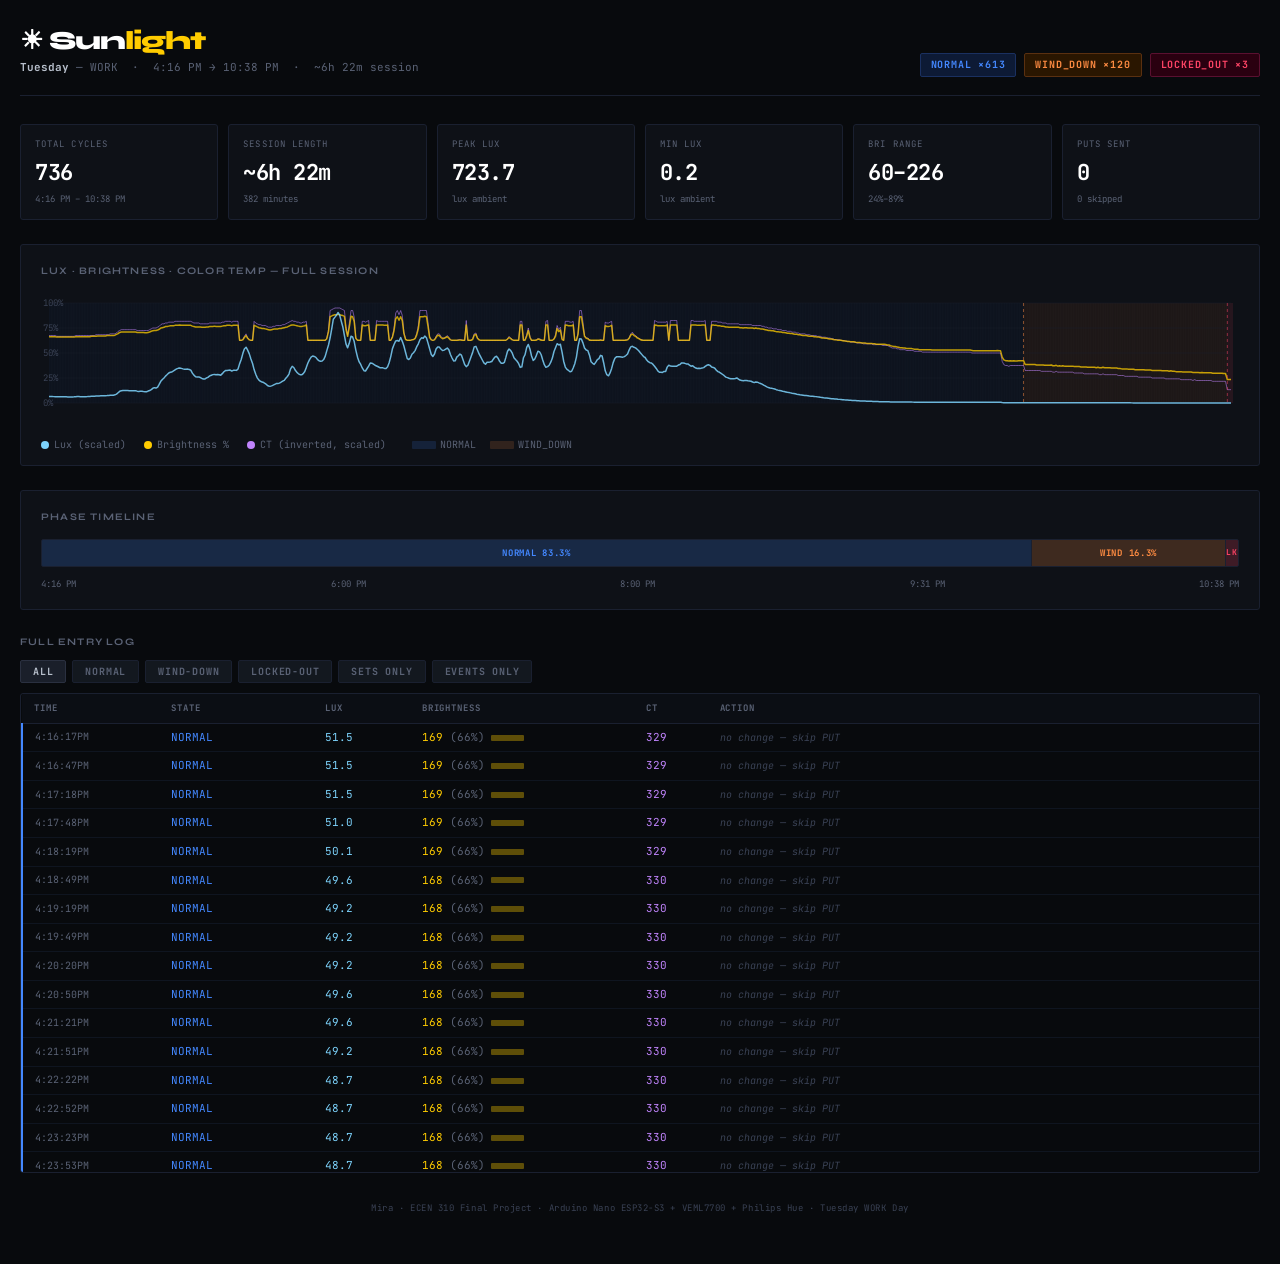
<file: Bug Records/mira_session_tuesday.html>
<!DOCTYPE html>
<html lang="en">
<head>
<meta charset="UTF-8">
<meta name="viewport" content="width=device-width, initial-scale=1.0">
<title>Mira — Tuesday WORK Session</title>
<style>
  @import url('https://fonts.googleapis.com/css2?family=JetBrains+Mono:ital,wght@0,300;0,400;0,500;0,700;1,400&family=Syne:wght@400;700;800&display=swap');

  :root {
    --bg: #080a0d;
    --surface: #0e1117;
    --surface2: #13181f;
    --border: #1a2030;
    --normal: #4488ff;
    --wind: #ff8c42;
    --locked: #ff4466;
    --text: #b8c0cc;
    --dim: #3a4255;
    --dim2: #5a6275;
    --accent: #ffcc00;
    --green: #5affa0;
    --purple: #c084fc;
    --sky: #7dd3fc;
  }

  * { box-sizing: border-box; margin: 0; padding: 0; }

  body {
    background: var(--bg);
    color: var(--text);
    font-family: 'JetBrains Mono', monospace;
    font-size: 12px;
    line-height: 1.6;
    min-height: 100vh;
    padding: 28px 20px 48px;
  }

  /* ── HEADER ── */
  header {
    display: flex;
    align-items: flex-end;
    justify-content: space-between;
    flex-wrap: wrap;
    gap: 16px;
    margin-bottom: 28px;
    padding-bottom: 18px;
    border-bottom: 1px solid var(--border);
  }

  .logo {
    font-family: 'Syne', sans-serif;
    font-weight: 800;
    font-size: 26px;
    letter-spacing: -1px;
    color: #fff;
    line-height: 1;
  }
  .logo span { color: var(--accent); }

  .header-meta {
    font-size: 11px;
    color: var(--dim2);
    margin-top: 5px;
  }
  .header-meta strong { color: var(--text); }

  .badges {
    display: flex;
    gap: 8px;
    flex-wrap: wrap;
    align-items: center;
  }
  .badge {
    font-size: 10px;
    font-weight: 700;
    letter-spacing: 0.08em;
    padding: 3px 10px;
    border-radius: 2px;
    text-transform: uppercase;
  }
  .badge.normal  { background: #0d1a35; color: var(--normal);  border: 1px solid #1a3060; }
  .badge.wind    { background: #2a1600; color: var(--wind);    border: 1px solid #5a3010; }
  .badge.locked  { background: #2a0010; color: var(--locked);  border: 1px solid #5a1030; }

  /* ── STAT GRID ── */
  .summary {
    display: grid;
    grid-template-columns: repeat(auto-fit, minmax(130px, 1fr));
    gap: 10px;
    margin-bottom: 24px;
  }
  .stat {
    background: var(--surface);
    border: 1px solid var(--border);
    padding: 12px 14px;
    border-radius: 3px;
  }
  .stat-label { font-size: 9px; color: var(--dim2); text-transform: uppercase; letter-spacing: 0.12em; margin-bottom: 4px; }
  .stat-value { font-size: 22px; font-weight: 700; color: #fff; letter-spacing: -0.5px; }
  .stat-sub   { font-size: 9px; color: var(--dim2); margin-top: 2px; }

  /* ── CHART ── */
  .chart-wrap {
    background: var(--surface);
    border: 1px solid var(--border);
    border-radius: 3px;
    padding: 18px 20px 12px;
    margin-bottom: 24px;
    position: relative;
  }
  .chart-title {
    font-family: 'Syne', sans-serif;
    font-size: 10px;
    font-weight: 700;
    color: var(--dim2);
    text-transform: uppercase;
    letter-spacing: 0.12em;
    margin-bottom: 14px;
  }
  .chart-legend {
    display: flex;
    gap: 18px;
    font-size: 10px;
    color: var(--dim2);
    margin-top: 8px;
  }
  .legend-dot {
    display: inline-block;
    width: 8px;
    height: 8px;
    border-radius: 50%;
    margin-right: 5px;
    vertical-align: middle;
  }

  /* ── PHASE TIMELINE ── */
  .timeline-wrap {
    background: var(--surface);
    border: 1px solid var(--border);
    border-radius: 3px;
    padding: 18px 20px;
    margin-bottom: 24px;
  }
  .phase-bar {
    display: flex;
    height: 28px;
    border-radius: 2px;
    overflow: hidden;
    margin-bottom: 10px;
    border: 1px solid var(--border);
  }
  .phase-segment {
    display: flex;
    align-items: center;
    justify-content: center;
    font-size: 9px;
    font-weight: 700;
    letter-spacing: 0.08em;
    overflow: hidden;
    white-space: nowrap;
    padding: 0 6px;
  }
  .phase-labels {
    display: flex;
    justify-content: space-between;
    font-size: 9px;
    color: var(--dim2);
    margin-top: 4px;
  }

  /* ── LOG TABLE ── */
  .section-title {
    font-family: 'Syne', sans-serif;
    font-size: 10px;
    font-weight: 700;
    color: var(--dim2);
    text-transform: uppercase;
    letter-spacing: 0.12em;
    margin-bottom: 10px;
    display: flex;
    align-items: center;
    gap: 12px;
  }

  .filter-bar {
    display: flex;
    gap: 6px;
    margin-bottom: 10px;
    flex-wrap: wrap;
  }
  .filter-btn {
    font-family: 'JetBrains Mono', monospace;
    font-size: 10px;
    font-weight: 700;
    letter-spacing: 0.08em;
    text-transform: uppercase;
    padding: 4px 12px;
    border-radius: 2px;
    border: 1px solid var(--border);
    cursor: pointer;
    background: var(--surface2);
    color: var(--dim2);
    transition: all 0.15s;
  }
  .filter-btn:hover { border-color: #2a3550; color: var(--text); }
  .filter-btn.active { background: #0d1a35; color: var(--normal); border-color: #1a3060; }
  .filter-btn.active.wind { background: #2a1600; color: var(--wind); border-color: #5a3010; }
  .filter-btn.active.locked { background: #2a0010; color: var(--locked); border-color: #5a1030; }
  .filter-btn.active.all { background: #1a1f2a; color: var(--text); border-color: #2a3040; }

  .log-scroll {
    max-height: 480px;
    overflow-y: auto;
    border: 1px solid var(--border);
    border-radius: 3px;
  }
  .log-scroll::-webkit-scrollbar { width: 4px; }
  .log-scroll::-webkit-scrollbar-track { background: var(--bg); }
  .log-scroll::-webkit-scrollbar-thumb { background: var(--border); border-radius: 2px; }

  table { width: 100%; border-collapse: collapse; }

  thead th {
    background: #0b0e14;
    position: sticky;
    top: 0;
    z-index: 1;
    padding: 7px 12px;
    text-align: left;
    font-size: 9px;
    color: var(--dim2);
    text-transform: uppercase;
    letter-spacing: 0.1em;
    border-bottom: 1px solid var(--border);
    white-space: nowrap;
  }

  tbody tr {
    border-bottom: 1px solid #0f1520;
    transition: background 0.1s;
  }
  tbody tr:hover { background: #111620; }
  tbody tr:last-child { border-bottom: none; }

  tbody tr.row-normal  td:first-child { border-left: 2px solid var(--normal); }
  tbody tr.row-wind    td:first-child { border-left: 2px solid var(--wind); }
  tbody tr.row-locked  td:first-child { border-left: 2px solid var(--locked); }

  td {
    padding: 5px 12px;
    font-size: 11px;
    white-space: nowrap;
    vertical-align: middle;
  }

  .td-time   { color: var(--dim2); font-size: 10px; }
  .td-state  {}
  .td-lux    { color: var(--sky); }
  .td-bri    { color: var(--accent); }
  .td-ct     { color: var(--purple); }
  .td-action { color: var(--green); font-size: 10px; }
  .td-skip   { color: var(--dim); font-style: italic; font-size: 10px; }
  .td-event  { color: var(--locked); font-size: 10px; font-style: italic; }

  .state-NORMAL  { color: var(--normal); }
  .state-WIND_DOWN { color: var(--wind); }
  .state-LOCKED_OUT { color: var(--locked); }

  .bri-bar {
    display: inline-block;
    height: 6px;
    background: var(--accent);
    opacity: 0.35;
    border-radius: 1px;
    vertical-align: middle;
    margin-left: 6px;
  }

  .hidden { display: none; }

  .footer {
    margin-top: 28px;
    font-size: 9px;
    color: var(--dim);
    text-align: center;
    letter-spacing: 0.06em;
  }
</style>
</head>
<body>

<header>
  <div>
    <div class="logo">☀ Sun<span>light</span></div>
    <div class="header-meta">
      <strong>Tuesday</strong> — WORK &nbsp;·&nbsp; 4:16 PM → 10:38 PM &nbsp;·&nbsp; ~6h 22m session
    </div>
  </div>
  <div class="badges">
    <span class="badge normal" id="b-normal">NORMAL</span>
    <span class="badge wind"   id="b-wind">WIND_DOWN</span>
    <span class="badge locked" id="b-locked">LOCKED_OUT</span>
  </div>
</header>

<div class="summary" id="stats-grid">
  <!-- filled by JS -->
</div>

<div class="chart-wrap">
  <div class="chart-title">Lux · Brightness · Color Temp — Full Session</div>
  <canvas id="mainChart" height="130"></canvas>
  <div class="chart-legend">
    <span><span class="legend-dot" style="background:#7dd3fc"></span>Lux (scaled)</span>
    <span><span class="legend-dot" style="background:#ffcc00"></span>Brightness %</span>
    <span><span class="legend-dot" style="background:#c084fc"></span>CT (inverted, scaled)</span>
    <span style="margin-left:8px">
      <span style="display:inline-block;width:24px;height:8px;background:rgba(68,136,255,0.15);vertical-align:middle;border-radius:1px;margin-right:4px"></span>NORMAL
      <span style="display:inline-block;width:24px;height:8px;background:rgba(255,140,66,0.15);vertical-align:middle;border-radius:1px;margin-left:8px;margin-right:4px"></span>WIND_DOWN
    </span>
  </div>
</div>

<div class="timeline-wrap">
  <div class="chart-title">Phase Timeline</div>
  <div class="phase-bar" id="phase-bar"></div>
  <div class="phase-labels">
    <span>4:16 PM</span>
    <span>6:00 PM</span>
    <span>8:00 PM</span>
    <span>9:31 PM</span>
    <span>10:38 PM</span>
  </div>
</div>

<div class="section-title">
  Full Entry Log
</div>
<div class="filter-bar">
  <button class="filter-btn active all" onclick="filterRows('ALL', this)">All</button>
  <button class="filter-btn" onclick="filterRows('NORMAL', this)">Normal</button>
  <button class="filter-btn wind" onclick="filterRows('WIND_DOWN', this)">Wind-Down</button>
  <button class="filter-btn locked" onclick="filterRows('LOCKED_OUT', this)">Locked-Out</button>
  <button class="filter-btn" onclick="filterRows('SET', this)">Sets Only</button>
  <button class="filter-btn" onclick="filterRows('EVENT', this)">Events Only</button>
</div>
<div class="log-scroll">
  <table>
    <thead>
      <tr>
        <th>Time</th>
        <th>State</th>
        <th>Lux</th>
        <th>Brightness</th>
        <th>CT</th>
        <th>Action</th>
      </tr>
    </thead>
    <tbody id="log-body"></tbody>
  </table>
</div>

<div class="footer">
  Mira · ECEN 310 Final Project · Arduino Nano ESP32-S3 + VEML7700 + Philips Hue · Tuesday WORK Day
</div>

<script>
// ── RAW LOG DATA ──
// Parsed from full session document
const RAW = [
  // Note: document starts mid-session at 4:16 PM — all cycles included
  // Format: [timeStr, state, lux, bri, pct, ct, action, note]
  // action: "skip" | "set" | "set4" | "stable60" | "event" | "ceil_on" | "ceil_off"

  ["4:16:17PM","NORMAL",51.5,169,66,329,"skip",null],
  ["4:16:47PM","NORMAL",51.5,169,66,329,"skip",null],
  ["4:17:18PM","NORMAL",51.5,169,66,329,"skip",null],
  ["4:17:48PM","NORMAL",51.0,169,66,329,"skip",null],
  ["4:18:19PM","NORMAL",50.1,169,66,329,"skip",null],
  ["4:18:49PM","NORMAL",49.6,168,66,330,"skip",null],
  ["4:19:19PM","NORMAL",49.2,168,66,330,"skip",null],
  ["4:19:49PM","NORMAL",49.2,168,66,330,"skip",null],
  ["4:20:20PM","NORMAL",49.2,168,66,330,"skip",null],
  ["4:20:50PM","NORMAL",49.6,168,66,330,"skip",null],
  ["4:21:21PM","NORMAL",49.6,168,66,330,"skip",null],
  ["4:21:51PM","NORMAL",49.2,168,66,330,"skip",null],
  ["4:22:22PM","NORMAL",48.7,168,66,330,"skip",null],
  ["4:22:52PM","NORMAL",48.7,168,66,330,"skip",null],
  ["4:23:23PM","NORMAL",48.7,168,66,330,"skip",null],
  ["4:23:53PM","NORMAL",48.7,168,66,330,"skip",null],
  ["4:24:24PM","NORMAL",49.2,168,66,330,"skip",null],
  ["4:24:54PM","NORMAL",50.5,169,66,329,"skip",null],
  ["4:25:25PM","NORMAL",51.5,169,66,329,"skip",null],
  ["4:25:55PM","NORMAL",51.5,169,66,329,"skip",null],
  ["4:26:26PM","NORMAL",50.5,169,66,329,"skip",null],
  ["4:26:56PM","NORMAL",50.5,169,66,329,"skip",null],
  ["4:27:27PM","NORMAL",50.5,169,66,329,"skip",null],
  ["4:27:57PM","NORMAL",51.0,169,66,329,"skip",null],
  ["4:28:28PM","NORMAL",51.0,169,66,329,"skip",null],
  ["4:28:58PM","NORMAL",51.9,169,66,329,"skip",null],
  ["4:29:29PM","NORMAL",52.4,169,66,329,"skip",null],
  ["4:29:59PM","NORMAL",53.3,170,66,329,"skip",null],
  ["4:30:30PM","NORMAL",53.8,170,66,329,"skip",null],
  ["4:31:00PM","NORMAL",54.7,170,66,329,"skip",null],
  ["4:31:31PM","NORMAL",55.7,170,66,328,"skip",null],
  ["4:32:01PM","NORMAL",56.1,171,67,328,"skip",null],
  ["4:32:32PM","NORMAL",56.6,171,67,328,"skip",null],
  ["4:33:02PM","NORMAL",57.1,171,67,328,"skip",null],
  ["4:33:33PM","NORMAL",57.5,171,67,328,"skip",null],
  ["4:34:03PM","NORMAL",58.0,171,67,328,"skip",null],
  ["4:34:34PM","NORMAL",58.9,171,67,328,"skip",null],
  ["4:35:04PM","NORMAL",59.4,172,67,328,"set",null],
  ["4:35:36PM","NORMAL",60.3,172,67,328,"skip",null],
  ["4:36:06PM","NORMAL",61.3,172,67,327,"skip",null],
  ["4:36:37PM","NORMAL",61.7,172,67,327,"skip",null],
  ["4:37:07PM","NORMAL",62.7,172,67,327,"skip",null],
  ["4:37:37PM","NORMAL",65.5,173,68,327,"skip",null],
  ["4:38:07PM","NORMAL",71.1,175,68,326,"skip",null],
  ["4:38:38PM","NORMAL",82.3,177,69,324,"set",null],
  ["4:39:09PM","NORMAL",93.5,180,70,323,"skip",null],
  ["4:39:41PM","NORMAL",97.7,181,71,322,"set",null],
  ["4:40:12PM","NORMAL",100.1,181,71,322,"skip",null],
  ["4:40:44PM","NORMAL",100.1,181,71,322,"skip",null],
  ["4:41:14PM","NORMAL",100.1,181,71,322,"skip",null],
  ["4:41:44PM","NORMAL",99.6,181,71,322,"skip",null],
  ["4:42:15PM","NORMAL",98.7,181,71,322,"skip",null],
  ["4:42:45PM","NORMAL",98.2,181,71,322,"skip",null],
  ["4:43:16PM","NORMAL",98.7,181,71,322,"skip",null],
  ["4:43:46PM","NORMAL",98.2,181,71,322,"skip",null],
  ["4:44:17PM","NORMAL",98.2,181,71,322,"skip",null],
  ["4:44:47PM","NORMAL",94.9,180,70,323,"skip",null],
  ["4:45:18PM","NORMAL",92.6,180,70,323,"skip",null],
  ["4:45:48PM","NORMAL",93.5,180,70,323,"skip",null],
  ["4:46:19PM","NORMAL",93.1,180,70,323,"skip",null],
  ["4:46:49PM","NORMAL",91.7,180,70,323,"skip",null],
  ["4:47:20PM","NORMAL",90.7,179,70,323,"skip",null],
  ["4:47:50PM","NORMAL",90.2,179,70,323,"skip",null],
  ["4:48:20PM","NORMAL",95.4,180,70,323,"skip",null],
  ["4:48:50PM","NORMAL",100.1,181,71,322,"skip",null],
  ["4:49:21PM","NORMAL",107.6,183,72,321,"skip",null],
  ["4:49:51PM","NORMAL",117.5,184,72,320,"skip",null],
  ["4:50:22PM","NORMAL",122.6,185,72,320,"set",null],
  ["4:50:54PM","NORMAL",119.8,185,72,320,"skip",null],
  ["4:51:25PM","NORMAL",127.8,186,73,319,"skip",null],
  ["4:51:55PM","NORMAL",148.6,188,74,318,"skip",null],
  ["4:52:26PM","NORMAL",173.2,191,75,316,"set",null],
  ["4:52:57PM","NORMAL",188.4,192,75,315,"skip",null],
  ["4:53:28PM","NORMAL",200.3,193,75,315,"skip",null],
  ["4:53:58PM","NORMAL",215.1,195,76,314,"set",null],
  ["4:54:31PM","NORMAL",227.5,195,76,314,"skip",null],
  ["4:55:01PM","NORMAL",239.9,196,77,313,"skip",null],
  ["4:55:32PM","NORMAL",245.7,197,77,313,"skip",null],
  ["4:56:02PM","NORMAL",248.1,197,77,313,"skip",null],
  ["4:56:33PM","NORMAL",257.2,197,77,313,"skip",null],
  ["4:57:03PM","NORMAL",264.9,198,77,312,"skip",null],
  ["4:57:33PM","NORMAL",272.6,198,77,312,"skip",null],
  ["4:58:03PM","NORMAL",277.4,198,77,312,"skip",null],
  ["4:58:34PM","NORMAL",280.7,199,78,312,"set",null],
  ["4:59:05PM","NORMAL",276.9,198,77,312,"skip",null],
  ["4:59:37PM","NORMAL",273.0,198,77,312,"skip",null],
  ["5:00:07PM","NORMAL",269.7,198,77,312,"skip",null],
  ["5:00:37PM","NORMAL",270.6,198,77,312,"skip",null],
  ["5:01:07PM","NORMAL",271.1,198,77,312,"skip",null],
  ["5:01:38PM","NORMAL",267.8,198,77,312,"skip",null],
  ["5:02:08PM","NORMAL",262.9,198,77,312,"skip",null],
  ["5:02:39PM","NORMAL",239.0,196,77,313,"skip",null],
  ["5:03:09PM","NORMAL",222.7,195,76,314,"set",null],
  ["5:03:42PM","NORMAL",209.8,194,76,314,"skip",null],
  ["5:04:12PM","NORMAL",207.9,194,76,314,"skip",null],
  ["5:04:43PM","NORMAL",208.9,194,76,314,"skip",null],
  ["5:05:13PM","NORMAL",203.6,194,76,315,"skip",null],
  ["5:05:44PM","NORMAL",196.5,193,75,315,"skip",null],
  ["5:06:14PM","NORMAL",192.7,193,75,315,"skip",null],
  ["5:06:45PM","NORMAL",192.2,193,75,315,"skip",null],
  ["5:07:15PM","NORMAL",201.3,194,76,315,"skip",null],
  ["5:07:46PM","NORMAL",206.5,194,76,315,"skip",null],
  ["5:08:16PM","NORMAL",216.5,195,76,314,"skip",null],
  ["5:08:47PM","NORMAL",222.2,195,76,314,"skip",null],
  ["5:09:17PM","NORMAL",227.0,195,76,314,"skip",null],
  ["5:09:48PM","NORMAL",228.4,196,77,314,"skip",null],
  ["5:10:18PM","NORMAL",225.6,195,76,314,"skip",null],
  ["5:10:49PM","NORMAL",227.5,195,76,314,"skip",null],
  ["5:11:19PM","NORMAL",226.5,195,76,314,"skip",null],
  ["5:11:50PM","NORMAL",222.7,195,76,314,"skip",null],
  ["5:12:20PM","NORMAL",234.7,196,77,313,"skip",null],
  ["5:12:51PM","NORMAL",250.0,197,77,313,"skip",null],
  ["5:13:21PM","NORMAL",259.6,197,77,312,"skip",null],
  ["5:13:52PM","NORMAL",260.5,198,77,312,"skip",null],
  ["5:14:22PM","NORMAL",262.0,198,77,312,"skip",null],
  ["5:14:53PM","NORMAL",263.4,198,77,312,"skip",null],
  ["5:15:23PM","NORMAL",255.3,197,77,313,"skip",null],
  ["5:15:54PM","NORMAL",261.5,198,77,312,"skip",null],
  ["5:16:24PM","NORMAL",261.5,198,77,312,"skip",null],
  ["5:16:55PM","NORMAL",261.0,198,77,312,"skip",null],
  ["5:17:25PM","NORMAL",272.1,198,77,312,"skip",null],
  ["5:17:55PM","NORMAL",313.1,160,62,335,"set4","Overheads ON"],
  ["5:18:27PM","NORMAL",348.0,160,62,335,"skip",null],
  ["5:18:58PM","NORMAL",395.2,161,63,334,"skip",null],
  ["5:19:28PM","NORMAL",432.5,167,65,330,"set4",null],
  ["5:20:01PM","NORMAL",446.2,172,67,327,"set4",null],
  ["5:20:32PM","NORMAL",422.7,165,64,332,"set4",null],
  ["5:21:04PM","NORMAL",392.8,161,63,334,"set4",null],
  ["5:21:35PM","NORMAL",351.4,160,62,335,"skip",null],
  ["5:22:07PM","NORMAL",316.0,160,62,335,"skip",null],
  ["5:22:37PM","NORMAL",267.3,198,77,312,"set4","Overheads OFF"],
  ["5:23:09PM","NORMAL",230.4,196,77,314,"skip",null],
  ["5:23:39PM","NORMAL",201.3,194,76,315,"set",null],
  ["5:24:11PM","NORMAL",182.7,192,75,316,"skip",null],
  ["5:24:41PM","NORMAL",173.7,191,75,316,"skip",null],
  ["5:25:12PM","NORMAL",167.5,190,74,317,"set",null],
  ["5:25:43PM","NORMAL",163.7,190,74,317,"skip",null],
  ["5:26:14PM","NORMAL",155.7,189,74,317,"skip",null],
  ["5:26:44PM","NORMAL",144.8,188,74,318,"skip",null],
  ["5:27:15PM","NORMAL",135.4,187,73,319,"skip",null],
  ["5:27:45PM","NORMAL",133.0,186,73,319,"set",null],
  ["5:28:17PM","NORMAL",136.8,187,73,319,"skip",null],
  ["5:28:47PM","NORMAL",142.5,188,74,318,"skip",null],
  ["5:29:18PM","NORMAL",149.5,189,74,318,"skip",null],
  ["5:29:48PM","NORMAL",155.2,189,74,317,"skip",null],
  ["5:30:19PM","NORMAL",155.7,189,74,317,"skip",null],
  ["5:30:49PM","NORMAL",159.0,190,74,317,"set",null],
  ["5:31:21PM","NORMAL",166.6,190,74,317,"skip",null],
  ["5:31:51PM","NORMAL",174.6,191,75,316,"skip",null],
  ["5:32:22PM","NORMAL",181.3,192,75,316,"skip",null],
  ["5:32:52PM","NORMAL",198.4,193,75,315,"skip",null],
  ["5:33:23PM","NORMAL",212.2,194,76,314,"set",null],
  ["5:33:54PM","NORMAL",231.3,196,77,313,"skip",null],
  ["5:34:25PM","NORMAL",273.5,198,77,312,"set",null],
  ["5:34:56PM","NORMAL",293.8,199,78,311,"skip",null],
  ["5:35:27PM","NORMAL",284.1,199,78,312,"skip",null],
  ["5:35:57PM","NORMAL",261.5,198,77,312,"skip",null],
  ["5:36:28PM","NORMAL",244.7,197,77,313,"skip",null],
  ["5:36:58PM","NORMAL",233.7,196,77,313,"skip",null],
  ["5:37:29PM","NORMAL",226.5,195,76,314,"skip",null],
  ["5:37:59PM","NORMAL",225.1,195,76,314,"skip",null],
  ["5:38:30PM","NORMAL",234.7,196,77,313,"skip",null],
  ["5:39:00PM","NORMAL",251.9,197,77,313,"skip",null],
  ["5:39:31PM","NORMAL",285.1,199,78,312,"skip",null],
  ["5:40:01PM","NORMAL",320.3,160,62,335,"set4","Overheads ON"],
  ["5:40:33PM","NORMAL",347.5,160,62,335,"skip",null],
  ["5:41:03PM","NORMAL",366.5,160,62,335,"skip",null],
  ["5:41:34PM","NORMAL",376.2,160,62,335,"skip",null],
  ["5:42:04PM","NORMAL",372.3,160,62,335,"skip",null],
  ["5:42:35PM","NORMAL",365.0,160,62,335,"skip",null],
  ["5:43:05PM","NORMAL",349.4,160,62,335,"skip",null],
  ["5:43:36PM","NORMAL",337.8,160,62,335,"skip",null],
  ["5:44:06PM","NORMAL",334.4,160,62,335,"skip",null],
  ["5:44:37PM","NORMAL",336.3,160,62,335,"skip",null],
  ["5:45:07PM","NORMAL",347.5,160,62,335,"skip",null],
  ["5:45:38PM","NORMAL",374.7,160,62,335,"skip",null],
  ["5:46:08PM","NORMAL",419.2,164,64,332,"set4",null],
  ["5:46:41PM","NORMAL",464.0,182,71,322,"set4",null],
  ["5:47:12PM","NORMAL",521.8,220,86,299,"set4",null],
  ["5:47:44PM","NORMAL",594.6,222,87,298,"skip",null],
  ["5:48:14PM","NORMAL",670.0,224,88,297,"set4",null],
  ["5:48:47PM","NORMAL",687.2,225,88,296,"skip",null],
  ["5:49:17PM","NORMAL",704.4,225,88,296,"skip",null],
  ["5:49:48PM","NORMAL",723.7,226,88,296,"skip",null],
  ["5:50:18PM","NORMAL",702.4,225,88,296,"skip",null],
  ["5:50:49PM","NORMAL",654.4,224,88,297,"skip",null],
  ["5:51:19PM","NORMAL",608.1,223,87,298,"skip",null],
  ["5:51:50PM","NORMAL",538.2,221,87,299,"skip",null],
  ["5:52:20PM","NORMAL",472.8,188,74,318,"set4",null],
  ["5:52:52PM","NORMAL",441.3,170,66,329,"set4",null],
  ["5:53:23PM","NORMAL",477.3,192,75,315,"set4",null],
  ["5:53:58PM","NORMAL",533.8,221,87,299,"set4",null],
  ["5:54:29PM","NORMAL",528.3,220,86,299,"skip",null],
  ["5:55:00PM","NORMAL",491.1,207,81,307,"set4",null],
  ["5:55:31PM","NORMAL",423.6,165,64,332,"set4",null],
  ["5:56:04PM","NORMAL",366.5,160,62,335,"set4",null],
  ["5:56:36PM","NORMAL",328.6,160,62,335,"skip",null],
  ["5:57:06PM","NORMAL",308.2,160,62,335,"skip",null],
  ["5:57:36PM","NORMAL",280.3,199,78,312,"set4","Overheads OFF"],
  ["5:58:09PM","NORMAL",258.6,197,77,312,"skip",null],
  ["5:58:39PM","NORMAL",256.2,197,77,313,"skip",null],
  ["5:59:10PM","NORMAL",275.9,198,77,312,"skip",null],
  ["5:59:40PM","NORMAL",294.7,199,78,311,"skip",null],
  ["6:00:11PM","NORMAL",320.3,160,62,335,"set4","Overheads ON"],
  ["6:00:42PM","NORMAL",318.4,160,62,335,"skip",null],
  ["6:01:13PM","NORMAL",311.6,160,62,335,"skip",null],
  ["6:01:43PM","NORMAL",302.0,160,62,335,"skip",null],
  ["6:02:14PM","NORMAL",296.2,199,78,311,"set4","Overheads OFF"],
  ["6:02:46PM","NORMAL",289.9,199,78,312,"skip",null],
  ["6:03:16PM","NORMAL",282.7,199,78,312,"skip",null],
  ["6:03:46PM","NORMAL",281.7,199,78,312,"skip",null],
  ["6:04:17PM","NORMAL",281.2,199,78,312,"skip",null],
  ["6:04:47PM","NORMAL",276.9,198,77,312,"skip",null],
  ["6:05:18PM","NORMAL",276.4,198,77,312,"skip",null],
  ["6:05:48PM","NORMAL",289.4,199,78,312,"skip",null],
  ["6:06:19PM","NORMAL",324.2,160,62,335,"set4","Overheads ON"],
  ["6:06:50PM","NORMAL",373.3,160,62,335,"skip",null],
  ["6:07:22PM","NORMAL",434.9,168,66,330,"set4",null],
  ["6:07:53PM","NORMAL",468.4,185,72,320,"set4",null],
  ["6:08:25PM","NORMAL",497.1,215,84,302,"set4",null],
  ["6:08:56PM","NORMAL",500.5,220,86,299,"set4",null],
  ["6:09:29PM","NORMAL",494.1,211,83,304,"set4",null],
  ["6:10:01PM","NORMAL",523.8,220,86,299,"set4",null],
  ["6:10:33PM","NORMAL",493.1,210,82,305,"set4",null],
  ["6:11:04PM","NORMAL",456.1,177,69,325,"set4",null],
  ["6:11:37PM","NORMAL",404.5,162,63,333,"set4",null],
  ["6:12:09PM","NORMAL",354.8,160,62,335,"skip",null],
  ["6:12:39PM","NORMAL",348.0,160,62,335,"skip",null],
  ["6:13:09PM","NORMAL",359.6,160,62,335,"skip",null],
  ["6:13:40PM","NORMAL",390.4,161,63,334,"skip",null],
  ["6:14:10PM","NORMAL",402.1,162,63,334,"skip",null],
  ["6:14:41PM","NORMAL",419.2,164,64,332,"skip",null],
  ["6:15:11PM","NORMAL",448.2,173,68,327,"set4",null],
  ["6:15:44PM","NORMAL",473.8,189,74,317,"set4",null],
  ["6:16:15PM","NORMAL",506.5,220,86,299,"set4",null],
  ["6:16:48PM","NORMAL",521.8,220,86,299,"skip",null],
  ["6:17:19PM","NORMAL",517.9,220,86,299,"skip",null],
  ["6:17:49PM","NORMAL",535.3,221,87,299,"skip",null],
  ["6:18:21PM","NORMAL",521.8,220,86,299,"skip",null],
  ["6:18:51PM","NORMAL",481.2,196,77,313,"set4",null],
  ["6:19:23PM","NORMAL",433.5,167,65,330,"set4",null],
  ["6:19:55PM","NORMAL",388.4,161,63,334,"set4",null],
  ["6:20:26PM","NORMAL",372.3,160,62,335,"skip",null],
  ["6:20:58PM","NORMAL",391.8,161,63,334,"skip",null],
  ["6:21:28PM","NORMAL",432.0,167,65,330,"set4",null],
  ["6:22:00PM","NORMAL",448.2,173,68,327,"set4",null],
  ["6:22:31PM","NORMAL",447.2,172,67,327,"skip",null],
  ["6:23:02PM","NORMAL",431.5,167,65,330,"set4",null],
  ["6:23:33PM","NORMAL",419.7,164,64,332,"skip",null],
  ["6:24:05PM","NORMAL",423.1,165,64,332,"skip",null],
  ["6:24:35PM","NORMAL",431.0,167,65,331,"skip",null],
  ["6:25:06PM","NORMAL",439.4,169,66,329,"skip",null],
  ["6:25:36PM","NORMAL",425.6,165,64,331,"skip",null],
  ["6:26:07PM","NORMAL",388.4,161,63,334,"set4",null],
  ["6:26:38PM","NORMAL",360.1,160,62,335,"skip",null],
  ["6:27:09PM","NORMAL",336.3,160,62,335,"skip",null],
  ["6:27:39PM","NORMAL",337.3,160,62,335,"skip",null],
  ["6:28:10PM","NORMAL",366.9,160,62,335,"skip",null],
  ["6:28:40PM","NORMAL",378.2,160,62,334,"skip",null],
  ["6:29:11PM","NORMAL",390.8,161,63,334,"skip",null],
  ["6:29:41PM","NORMAL",382.1,160,62,334,"skip",null],
  ["6:30:13PM","NORMAL",344.6,160,62,335,"skip",null],
  ["6:30:43PM","NORMAL",307.8,160,62,335,"skip",null],
  ["6:31:14PM","NORMAL",291.3,199,78,311,"set4","Overheads OFF"],
  ["6:31:46PM","NORMAL",302.0,160,62,335,"set4","Overheads ON"],
  ["6:32:17PM","NORMAL",336.8,160,62,335,"skip",null],
  ["6:32:47PM","NORMAL",370.4,160,62,335,"skip",null],
  ["6:33:18PM","NORMAL",405.0,162,63,333,"skip",null],
  ["6:33:48PM","NORMAL",449.2,173,68,327,"set4",null],
  ["6:34:21PM","NORMAL",453.1,175,68,326,"skip",null],
  ["6:34:51PM","NORMAL",423.6,165,64,332,"set4",null],
  ["6:35:23PM","NORMAL",392.3,161,63,334,"set4",null],
  ["6:35:54PM","NORMAL",368.4,160,62,335,"skip",null],
  ["6:36:26PM","NORMAL",344.1,160,62,335,"skip",null],
  ["6:36:56PM","NORMAL",320.8,160,62,335,"skip",null],
  ["6:37:27PM","NORMAL",310.7,160,62,335,"skip",null],
  ["6:37:57PM","NORMAL",326.1,160,62,335,"skip",null],
  ["6:38:28PM","NORMAL",325.2,160,62,335,"skip",null],
  ["6:38:58PM","NORMAL",328.1,160,62,335,"skip",null],
  ["6:39:29PM","NORMAL",332.0,160,62,335,"skip",null],
  ["6:39:59PM","NORMAL",350.4,160,62,335,"skip",null],
  ["6:40:30PM","NORMAL",367.4,160,62,335,"skip",null],
  ["6:41:00PM","NORMAL",373.8,160,62,335,"skip",null],
  ["6:41:31PM","NORMAL",358.7,160,62,335,"skip",null],
  ["6:42:01PM","NORMAL",333.4,160,62,335,"skip",null],
  ["6:42:33PM","NORMAL",317.9,160,62,335,"skip",null],
  ["6:43:03PM","NORMAL",317.4,160,62,335,"skip",null],
  ["6:43:34PM","NORMAL",325.7,160,62,335,"skip",null],
  ["6:44:04PM","NORMAL",366.9,160,62,335,"skip",null],
  ["6:44:35PM","NORMAL",413.8,163,64,333,"skip",null],
  ["6:45:05PM","NORMAL",432.0,167,65,330,"set4",null],
  ["6:45:37PM","NORMAL",419.2,164,64,332,"skip",null],
  ["6:46:07PM","NORMAL",398.2,161,63,334,"set4",null],
  ["6:46:40PM","NORMAL",362.6,160,62,335,"skip",null],
  ["6:47:10PM","NORMAL",348.0,160,62,335,"skip",null],
  ["6:47:41PM","NORMAL",333.9,160,62,335,"skip",null],
  ["6:48:11PM","NORMAL",314.5,160,62,335,"skip",null],
  ["6:48:42PM","NORMAL",285.1,199,78,312,"set4","Overheads OFF"],
  ["6:49:13PM","NORMAL",288.9,199,78,312,"skip",null],
  ["6:49:44PM","NORMAL",362.1,160,62,335,"set4","Overheads ON"],
  ["6:50:15PM","NORMAL",386.9,160,62,334,"skip",null],
  ["6:50:47PM","NORMAL",444.8,171,67,328,"set4",null],
  ["6:51:18PM","NORMAL",468.4,185,72,320,"set4",null],
  ["6:51:50PM","NORMAL",432.0,167,65,330,"set4",null],
  ["6:52:21PM","NORMAL",375.7,160,62,335,"set4",null],
  ["6:52:54PM","NORMAL",341.2,160,62,335,"skip",null],
  ["6:53:24PM","NORMAL",351.9,160,62,335,"skip",null],
  ["6:53:55PM","NORMAL",381.1,160,62,334,"skip",null],
  ["6:54:25PM","NORMAL",414.8,163,64,333,"skip",null],
  ["6:54:57PM","NORMAL",408.4,162,63,333,"skip",null],
  ["6:55:28PM","NORMAL",386.0,160,62,334,"skip",null],
  ["6:55:58PM","NORMAL",344.1,160,62,335,"skip",null],
  ["6:56:29PM","NORMAL",306.3,160,62,335,"skip",null],
  ["6:56:59PM","NORMAL",285.6,199,78,312,"set4","Overheads OFF"],
  ["6:57:32PM","NORMAL",291.3,199,78,311,"skip",null],
  ["6:58:03PM","NORMAL",302.0,160,62,335,"set4","Overheads ON"],
  ["6:58:34PM","NORMAL",326.6,160,62,335,"skip",null],
  ["6:59:05PM","NORMAL",359.2,160,62,335,"skip",null],
  ["6:59:35PM","NORMAL",409.9,163,64,333,"skip",null],
  ["7:00:06PM","NORMAL",442.3,170,66,328,"set4",null],
  ["7:00:37PM","NORMAL",474.3,190,74,317,"set4",null],
  ["7:01:10PM","NORMAL",464.5,182,71,322,"set4",null],
  ["7:01:41PM","NORMAL",469.4,186,73,319,"set4",null],
  ["7:02:13PM","NORMAL",406.5,162,63,333,"set4",null],
  ["7:02:44PM","NORMAL",334.4,160,62,335,"skip",null],
  ["7:03:16PM","NORMAL",287.5,199,78,312,"set4","Overheads OFF"],
  ["7:03:48PM","NORMAL",268.7,198,77,312,"skip",null],
  ["7:04:18PM","NORMAL",260.1,197,77,312,"skip",null],
  ["7:04:48PM","NORMAL",250.0,197,77,313,"skip",null],
  ["7:05:19PM","NORMAL",254.3,197,77,313,"skip",null],
  ["7:05:49PM","NORMAL",279.8,199,78,312,"skip",null],
  ["7:06:20PM","NORMAL",313.6,160,62,335,"set4","Overheads ON"],
  ["7:06:52PM","NORMAL",367.4,160,62,335,"skip",null],
  ["7:07:23PM","NORMAL",453.1,175,68,326,"set4",null],
  ["7:07:55PM","NORMAL",513.9,220,86,299,"set4",null],
  ["7:08:27PM","NORMAL",512.4,220,86,299,"skip",null],
  ["7:08:58PM","NORMAL",481.2,196,77,313,"set4",null],
  ["7:09:29PM","NORMAL",440.3,170,66,329,"set4",null],
  ["7:10:02PM","NORMAL",423.6,165,64,332,"set4",null],
  ["7:10:34PM","NORMAL",418.7,164,64,332,"skip",null],
  ["7:11:05PM","NORMAL",382.5,160,62,334,"set4",null],
  ["7:11:36PM","NORMAL",330.0,160,62,335,"skip",null],
  ["7:12:07PM","NORMAL",317.4,160,62,335,"skip",null],
  ["7:12:37PM","NORMAL",309.2,160,62,335,"skip",null],
  ["7:13:08PM","NORMAL",326.6,160,62,335,"skip",null],
  ["7:13:38PM","NORMAL",347.0,160,62,335,"skip",null],
  ["7:14:09PM","NORMAL",354.8,160,62,335,"skip",null],
  ["7:14:39PM","NORMAL",381.1,160,62,334,"skip",null],
  ["7:15:10PM","NORMAL",375.7,160,62,335,"skip",null],
  ["7:15:40PM","NORMAL",322.3,160,62,335,"skip",null],
  ["7:16:11PM","NORMAL",257.7,197,77,313,"set4","Overheads OFF"],
  ["7:16:42PM","NORMAL",226.1,195,76,314,"skip",null],
  ["7:17:14PM","NORMAL",217.5,195,76,314,"skip",null],
  ["7:17:44PM","NORMAL",240.9,196,77,313,"skip",null],
  ["7:18:15PM","NORMAL",276.9,198,77,312,"skip",null],
  ["7:18:45PM","NORMAL",323.2,160,62,335,"set4","Overheads ON"],
  ["7:19:18PM","NORMAL",357.7,160,62,335,"skip",null],
  ["7:19:49PM","NORMAL",369.4,160,62,335,"skip",null],
  ["7:20:19PM","NORMAL",369.9,160,62,335,"skip",null],
  ["7:20:51PM","NORMAL",369.4,160,62,335,"skip",null],
  ["7:21:22PM","NORMAL",368.4,160,62,335,"skip",null],
  ["7:21:52PM","NORMAL",366.9,160,62,335,"skip",null],
  ["7:22:23PM","NORMAL",370.8,160,62,335,"skip",null],
  ["7:22:53PM","NORMAL",380.1,160,62,334,"skip",null],
  ["7:23:24PM","NORMAL",391.8,161,63,334,"skip",null],
  ["7:23:54PM","NORMAL",423.6,165,64,332,"set4",null],
  ["7:24:26PM","NORMAL",449.2,173,68,327,"set4",null],
  ["7:24:58PM","NORMAL",453.6,176,69,325,"skip",null],
  ["7:25:29PM","NORMAL",445.7,172,67,328,"skip",null],
  ["7:25:59PM","NORMAL",441.3,170,66,329,"skip",null],
  ["7:26:30PM","NORMAL",429.5,166,65,331,"set4",null],
  ["7:27:01PM","NORMAL",418.2,164,64,332,"skip",null],
  ["7:27:32PM","NORMAL",402.1,162,63,334,"set4",null],
  ["7:28:03PM","NORMAL",386.9,160,62,334,"skip",null],
  ["7:28:35PM","NORMAL",371.3,160,62,335,"skip",null],
  ["7:29:05PM","NORMAL",364.0,160,62,335,"skip",null],
  ["7:29:36PM","NORMAL",343.6,160,62,335,"skip",null],
  ["7:30:06PM","NORMAL",330.5,160,62,335,"skip",null],
  ["7:30:37PM","NORMAL",322.3,160,62,335,"skip",null],
  ["7:31:07PM","NORMAL",320.3,160,62,335,"skip",null],
  ["7:31:38PM","NORMAL",308.7,160,62,335,"skip",null],
  ["7:32:08PM","NORMAL",294.2,199,78,311,"set4","Overheads OFF"],
  ["7:32:41PM","NORMAL",276.4,198,77,312,"skip",null],
  ["7:33:11PM","NORMAL",256.7,197,77,313,"skip",null],
  ["7:33:42PM","NORMAL",246.2,197,77,313,"skip",null],
  ["7:34:12PM","NORMAL",246.2,197,77,313,"skip",null],
  ["7:34:42PM","NORMAL",244.7,197,77,313,"skip",null],
  ["7:35:12PM","NORMAL",252.4,197,77,313,"skip",null],
  ["7:35:43PM","NORMAL",252.9,197,77,313,"skip",null],
  ["7:36:13PM","NORMAL",287.0,199,78,312,"skip",null],
  ["7:36:44PM","NORMAL",302.4,160,62,335,"set4","Overheads ON"],
  ["7:37:16PM","NORMAL",295.2,199,78,311,"set4","Overheads OFF"],
  ["7:37:48PM","NORMAL",294.7,199,78,311,"skip",null],
  ["7:38:18PM","NORMAL",293.8,199,78,311,"skip",null],
  ["7:38:49PM","NORMAL",294.2,199,78,311,"skip",null],
  ["7:39:19PM","NORMAL",294.7,199,78,311,"skip",null],
  ["7:39:50PM","NORMAL",303.4,160,62,335,"set4","Overheads ON"],
  ["7:40:21PM","NORMAL",307.8,160,62,335,"skip",null],
  ["7:40:53PM","NORMAL",320.8,160,62,335,"skip",null],
  ["7:41:23PM","NORMAL",319.4,160,62,335,"skip",null],
  ["7:41:54PM","NORMAL",317.4,160,62,335,"skip",null],
  ["7:42:24PM","NORMAL",312.6,160,62,335,"skip",null],
  ["7:42:55PM","NORMAL",312.6,160,62,335,"skip",null],
  ["7:43:25PM","NORMAL",303.9,160,62,335,"skip",null],
  ["7:43:56PM","NORMAL",294.7,199,78,311,"set4","Overheads OFF"],
  ["7:44:28PM","NORMAL",298.1,199,78,311,"skip",null],
  ["7:44:59PM","NORMAL",287.0,199,78,312,"skip",null],
  ["7:45:29PM","NORMAL",279.3,199,78,312,"skip",null],
  ["7:45:59PM","NORMAL",275.4,198,77,312,"skip",null],
  ["7:46:29PM","NORMAL",277.9,198,77,312,"skip",null],
  ["7:47:00PM","NORMAL",276.9,198,77,312,"skip",null],
  ["7:47:30PM","NORMAL",280.3,199,78,312,"skip",null],
  ["7:48:01PM","NORMAL",283.1,199,78,312,"skip",null],
  ["7:48:31PM","NORMAL",292.8,199,78,311,"skip",null],
  ["7:49:02PM","NORMAL",301.5,160,62,335,"set4","Overheads ON"],
  ["7:49:33PM","NORMAL",305.8,160,62,335,"skip",null],
  ["7:50:05PM","NORMAL",301.0,160,62,335,"skip",null],
  ["7:50:35PM","NORMAL",288.0,199,78,312,"set4","Overheads OFF"],
  ["7:51:07PM","NORMAL",284.6,199,78,312,"skip",null],
  ["7:51:37PM","NORMAL",277.9,198,77,312,"skip",null],
  ["7:52:08PM","NORMAL",262.0,198,77,312,"skip",null],
  ["7:52:38PM","NORMAL",250.9,197,77,313,"skip",null],
  ["7:53:09PM","NORMAL",245.7,197,77,313,"skip",null],
  ["7:53:39PM","NORMAL",237.5,196,77,313,"skip",null],
  ["7:54:10PM","NORMAL",228.0,196,77,314,"skip",null],
  ["7:54:40PM","NORMAL",218.4,195,76,314,"set",null],
  ["7:55:12PM","NORMAL",207.0,194,76,314,"skip",null],
  ["7:55:42PM","NORMAL",203.2,194,76,315,"skip",null],
  ["7:56:13PM","NORMAL",197.9,193,75,315,"skip",null],
  ["7:56:43PM","NORMAL",194.1,193,75,315,"skip",null],
  ["7:57:14PM","NORMAL",194.1,193,75,315,"skip",null],
  ["7:57:44PM","NORMAL",194.1,193,75,315,"skip",null],
  ["7:58:15PM","NORMAL",196.0,193,75,315,"skip",null],
  ["7:58:45PM","NORMAL",200.3,193,75,315,"skip",null],
  ["7:59:16PM","NORMAL",191.7,193,75,315,"skip",null],
  ["7:59:46PM","NORMAL",183.2,192,75,316,"skip",null],
  ["8:00:17PM","NORMAL",180.8,192,75,316,"skip",null],
  ["8:00:47PM","NORMAL",177.5,191,75,316,"set",null],
  ["8:01:19PM","NORMAL",179.4,192,75,316,"skip",null],
  ["8:01:49PM","NORMAL",179.9,192,75,316,"skip",null],
  ["8:02:20PM","NORMAL",177.5,191,75,316,"skip",null],
  ["8:02:50PM","NORMAL",176.5,191,75,316,"skip",null],
  ["8:03:21PM","NORMAL",174.2,191,75,316,"skip",null],
  ["8:03:51PM","NORMAL",168.0,191,75,317,"skip",null],
  ["8:04:22PM","NORMAL",163.3,190,74,317,"skip",null],
  ["8:04:52PM","NORMAL",168.5,191,75,317,"skip",null],
  ["8:05:23PM","NORMAL",166.6,190,74,317,"skip",null],
  ["8:05:53PM","NORMAL",160.9,190,74,317,"skip",null],
  ["8:06:24PM","NORMAL",156.2,189,74,317,"skip",null],
  ["8:06:54PM","NORMAL",151.0,189,74,318,"skip",null],
  ["8:07:25PM","NORMAL",142.9,188,74,318,"skip",null],
  ["8:07:55PM","NORMAL",136.3,187,73,319,"set",null],
  ["8:08:27PM","NORMAL",128.8,186,73,319,"skip",null],
  ["8:08:57PM","NORMAL",124.1,185,72,320,"skip",null],
  ["8:09:28PM","NORMAL",120.3,185,72,320,"skip",null],
  ["8:09:58PM","NORMAL",118.4,184,72,320,"skip",null],
  ["8:10:29PM","NORMAL",115.1,184,72,321,"skip",null],
  ["8:10:59PM","NORMAL",111.4,183,72,321,"set",null],
  ["8:11:31PM","NORMAL",106.7,182,71,321,"skip",null],
  ["8:12:01PM","NORMAL",102.9,182,71,322,"skip",null],
  ["8:12:32PM","NORMAL",100.1,181,71,322,"skip",null],
  ["8:13:02PM","NORMAL",97.3,181,71,322,"skip",null],
  ["8:13:33PM","NORMAL",94.0,180,70,323,"skip",null],
  ["8:14:03PM","NORMAL",91.7,180,70,323,"skip",null],
  ["8:14:34PM","NORMAL",88.8,179,70,323,"set",null],
  ["8:15:05PM","NORMAL",85.6,178,70,324,"skip",null],
  ["8:15:36PM","NORMAL",83.2,178,70,324,"skip",null],
  ["8:16:06PM","NORMAL",80.9,177,69,324,"skip",null],
  ["8:16:37PM","NORMAL",78.1,177,69,325,"skip",null],
  ["8:17:07PM","NORMAL",75.7,176,69,325,"skip",null],
  ["8:17:38PM","NORMAL",73.4,175,68,325,"set",null],
  ["8:18:09PM","NORMAL",70.6,175,68,326,"skip",null],
  ["8:18:40PM","NORMAL",68.7,174,68,326,"skip",null],
  ["8:19:10PM","NORMAL",66.4,174,68,327,"skip",null],
  ["8:19:41PM","NORMAL",64.5,173,68,327,"skip",null],
  ["8:20:11PM","NORMAL",62.7,172,67,327,"skip",null],
  ["8:20:42PM","NORMAL",60.8,172,67,327,"skip",null],
  ["8:21:12PM","NORMAL",59.4,172,67,328,"skip",null],
  ["8:21:43PM","NORMAL",57.5,171,67,328,"set",null],
  ["8:22:14PM","NORMAL",55.7,170,66,328,"skip",null],
  ["8:22:45PM","NORMAL",54.3,170,66,329,"skip",null],
  ["8:23:15PM","NORMAL",53.3,170,66,329,"skip",null],
  ["8:23:46PM","NORMAL",52.4,169,66,329,"skip",null],
  ["8:24:16PM","NORMAL",51.0,169,66,329,"skip",null],
  ["8:24:46PM","NORMAL",49.2,168,66,330,"skip",null],
  ["8:25:16PM","NORMAL",47.8,168,66,330,"skip",null],
  ["8:25:47PM","NORMAL",45.6,167,65,330,"set",null],
  ["8:26:18PM","NORMAL",44.0,166,65,331,"skip",null],
  ["8:26:50PM","NORMAL",41.9,166,65,331,"skip",null],
  ["8:27:20PM","NORMAL",40.8,165,64,331,"skip",null],
  ["8:27:51PM","NORMAL",39.4,165,64,332,"skip",null],
  ["8:28:21PM","NORMAL",38.0,164,64,332,"skip",null],
  ["8:28:53PM","NORMAL",36.6,163,64,332,"set",null],
  ["8:29:24PM","NORMAL",34.8,163,64,333,"skip",null],
  ["8:29:55PM","NORMAL",33.2,162,63,333,"skip",null],
  ["8:30:25PM","NORMAL",31.8,161,63,334,"skip",null],
  ["8:30:56PM","NORMAL",31.1,161,63,334,"skip",null],
  ["8:31:26PM","NORMAL",29.5,160,62,334,"skip",null],
  ["8:31:58PM","NORMAL",29.0,160,62,334,"skip",null],
  ["8:32:28PM","NORMAL",28.3,160,62,335,"skip",null],
  ["8:32:59PM","NORMAL",26.7,159,62,335,"set",null],
  ["8:33:30PM","NORMAL",25.3,158,62,335,"skip",null],
  ["8:34:02PM","NORMAL",24.4,158,62,336,"skip",null],
  ["8:34:32PM","NORMAL",23.5,157,61,336,"skip",null],
  ["8:35:03PM","NORMAL",22.6,157,61,336,"skip",null],
  ["8:35:33PM","NORMAL",21.7,156,61,337,"skip",null],
  ["8:36:05PM","NORMAL",20.9,156,61,337,"skip",null],
  ["8:36:35PM","NORMAL",20.0,156,61,337,"skip",null],
  ["8:37:06PM","NORMAL",19.4,155,61,337,"set",null],
  ["8:37:38PM","NORMAL",18.1,154,60,338,"skip",null],
  ["8:38:09PM","NORMAL",17.5,154,60,338,"skip",null],
  ["8:38:39PM","NORMAL",16.9,154,60,338,"skip",null],
  ["8:39:11PM","NORMAL",16.2,153,60,338,"skip",null],
  ["8:39:41PM","NORMAL",15.7,153,60,339,"skip",null],
  ["8:40:13PM","NORMAL",15.1,153,60,339,"skip",null],
  ["8:40:43PM","NORMAL",14.5,152,59,339,"skip",null],
  ["8:41:14PM","NORMAL",14.1,152,59,339,"skip",null],
  ["8:41:44PM","NORMAL",13.6,152,59,339,"skip",null],
  ["8:42:16PM","NORMAL",13.2,152,59,339,"skip",null],
  ["8:42:46PM","NORMAL",12.7,151,59,340,"set",null],
  ["8:43:19PM","NORMAL",11.9,151,59,340,"skip",null],
  ["8:43:49PM","NORMAL",11.5,150,59,340,"skip",null],
  ["8:44:21PM","NORMAL",11.2,150,59,340,"skip",null],
  ["8:44:51PM","NORMAL",10.9,150,59,340,"skip",null],
  ["8:45:23PM","NORMAL",10.6,150,59,340,"skip",null],
  ["8:45:53PM","NORMAL",10.3,150,59,341,"skip",null],
  ["8:46:24PM","NORMAL",10.1,150,59,341,"skip",null],
  ["8:46:54PM","NORMAL",9.8,149,58,341,"skip",null],
  ["8:47:26PM","NORMAL",9.6,148,58,341,"skip",null],
  ["8:47:56PM","NORMAL",9.4,148,58,342,"skip",null],
  ["8:48:28PM","NORMAL",8.9,146,57,343,"set",null],
  ["8:49:00PM","NORMAL",8.6,145,57,344,"skip",null],
  ["8:49:31PM","NORMAL",8.4,144,56,344,"skip",null],
  ["8:50:01PM","NORMAL",8.4,144,56,344,"skip",null],
  ["8:50:32PM","NORMAL",8.1,143,56,345,"skip",null],
  ["8:51:03PM","NORMAL",8.0,142,55,345,"set",null],
  ["8:51:36PM","NORMAL",7.6,141,55,346,"skip",null],
  ["8:52:06PM","NORMAL",7.5,141,55,346,"skip",null],
  ["8:52:37PM","NORMAL",7.4,140,55,346,"skip",null],
  ["8:53:07PM","NORMAL",7.3,140,55,346,"skip",null],
  ["8:53:39PM","NORMAL",7.3,139,54,347,"skip",null],
  ["8:54:09PM","NORMAL",7.2,139,54,347,"skip",null],
  ["8:54:41PM","NORMAL",7.1,139,54,347,"skip",null],
  ["8:55:11PM","NORMAL",7.1,139,54,347,"skip",null],
  ["8:55:42PM","NORMAL",7.0,138,54,347,"set",null],
  ["8:56:14PM","NORMAL",6.7,137,53,348,"skip",null],
  ["8:56:45PM","NORMAL",6.6,137,53,348,"skip",null],
  ["8:57:15PM","NORMAL",6.6,137,53,348,"skip",null],
  ["8:57:47PM","NORMAL",6.6,136,53,348,"skip",null],
  ["8:58:17PM","NORMAL",6.6,136,53,348,"skip",null],
  ["8:58:49PM","NORMAL",6.5,136,53,349,"skip",null],
  ["8:59:20PM","NORMAL",6.5,136,53,349,"skip",null],
  ["8:59:50PM","NORMAL",6.5,136,53,349,"skip",null],
  ["9:00:20PM","NORMAL",6.5,136,53,349,"skip","stableLuxCount:1"],
  ["9:00:52PM","NORMAL",6.5,136,53,349,"skip","stableLuxCount:2"],
  ["9:01:22PM","NORMAL",6.5,136,53,349,"skip","stableLuxCount:3"],
  ["9:01:54PM","NORMAL",6.4,135,53,349,"skip","stableLuxCount:4"],
  ["9:02:24PM","NORMAL",6.4,135,53,349,"skip","stableLuxCount:5"],
  ["9:02:56PM","NORMAL",6.4,135,53,349,"skip","stableLuxCount:6"],
  ["9:03:26PM","NORMAL",6.3,135,53,349,"skip","stableLuxCount:7"],
  ["9:03:57PM","NORMAL",6.3,135,53,349,"skip","stableLuxCount:8"],
  ["9:04:27PM","NORMAL",6.4,135,53,349,"skip","stableLuxCount:9"],
  ["9:04:59PM","NORMAL",6.3,135,53,349,"skip","stableLuxCount:10"],
  ["9:05:29PM","NORMAL",6.3,135,53,349,"skip","stableLuxCount:11"],
  ["9:06:01PM","NORMAL",6.3,135,53,349,"skip","stableLuxCount:12"],
  ["9:06:31PM","NORMAL",6.3,135,53,349,"skip","stableLuxCount:13"],
  ["9:07:03PM","NORMAL",6.3,135,53,349,"skip","stableLuxCount:14"],
  ["9:07:33PM","NORMAL",6.3,135,53,349,"skip","stableLuxCount:15"],
  ["9:08:04PM","NORMAL",6.3,135,53,349,"skip","stableLuxCount:16"],
  ["9:08:34PM","NORMAL",6.3,135,53,349,"skip","stableLuxCount:17"],
  ["9:09:06PM","NORMAL",6.3,135,53,349,"skip","stableLuxCount:18"],
  ["9:09:36PM","NORMAL",6.3,135,53,349,"skip","stableLuxCount:19"],
  ["9:10:08PM","NORMAL",6.3,135,53,349,"skip","stableLuxCount:20"],
  ["9:10:38PM","NORMAL",6.3,135,53,349,"skip","stableLuxCount:21"],
  ["9:11:10PM","NORMAL",6.3,135,53,349,"skip","stableLuxCount:22"],
  ["9:11:40PM","NORMAL",6.3,135,53,349,"skip","stableLuxCount:23"],
  ["9:12:11PM","NORMAL",6.3,135,53,349,"skip","stableLuxCount:24"],
  ["9:12:42PM","NORMAL",6.3,135,53,349,"skip","stableLuxCount:25"],
  ["9:13:13PM","NORMAL",6.3,135,53,349,"skip","stableLuxCount:26"],
  ["9:13:43PM","NORMAL",6.3,135,53,349,"skip","stableLuxCount:27"],
  ["9:14:15PM","NORMAL",6.3,135,53,349,"skip","stableLuxCount:28"],
  ["9:14:46PM","NORMAL",6.2,134,52,350,"set","stableLuxCount:29"],
  ["9:15:18PM","NORMAL",6.0,133,52,350,"skip","stableLuxCount:30"],
  ["9:15:48PM","NORMAL",6.0,133,52,350,"skip","stableLuxCount:31"],
  ["9:16:20PM","NORMAL",6.0,133,52,350,"skip","stableLuxCount:32"],
  ["9:16:50PM","NORMAL",6.0,133,52,350,"skip","stableLuxCount:33"],
  ["9:17:21PM","NORMAL",6.0,133,52,350,"skip","stableLuxCount:34"],
  ["9:17:52PM","NORMAL",6.0,133,52,350,"skip","stableLuxCount:35"],
  ["9:18:23PM","NORMAL",6.0,133,52,350,"skip","stableLuxCount:36"],
  ["9:18:53PM","NORMAL",6.0,133,52,350,"skip","stableLuxCount:37"],
  ["9:19:25PM","NORMAL",5.9,133,52,350,"skip","stableLuxCount:38"],
  ["9:19:55PM","NORMAL",6.0,133,52,350,"skip","stableLuxCount:39"],
  ["9:20:27PM","NORMAL",6.0,133,52,350,"skip","stableLuxCount:40"],
  ["9:20:57PM","NORMAL",6.0,133,52,350,"skip","stableLuxCount:41"],
  ["9:21:28PM","NORMAL",6.0,133,52,350,"skip","stableLuxCount:42"],
  ["9:21:58PM","NORMAL",6.0,133,52,350,"skip","stableLuxCount:43"],
  ["9:22:30PM","NORMAL",6.0,133,52,350,"skip","stableLuxCount:44"],
  ["9:23:00PM","NORMAL",6.0,134,52,350,"skip","stableLuxCount:45"],
  ["9:23:32PM","NORMAL",6.0,133,52,350,"skip","stableLuxCount:46"],
  ["9:24:02PM","NORMAL",5.9,133,52,350,"skip","stableLuxCount:47"],
  ["9:24:34PM","NORMAL",3.4,117,46,360,"set","stableLuxCount:48"],
  ["9:25:06PM","NORMAL",2.7,110,43,364,"set","stableLuxCount:49"],
  ["9:25:39PM","NORMAL",2.5,108,42,365,"skip","stableLuxCount:50"],
  ["9:26:10PM","NORMAL",2.5,108,42,365,"skip","stableLuxCount:51"],
  ["9:26:42PM","NORMAL",2.4,107,42,366,"skip","stableLuxCount:52"],
  ["9:27:13PM","NORMAL",2.5,108,42,365,"skip","stableLuxCount:53"],
  ["9:27:46PM","NORMAL",2.4,107,42,365,"skip","stableLuxCount:54"],
  ["9:28:17PM","NORMAL",2.5,108,42,365,"skip","stableLuxCount:55"],
  ["9:28:49PM","NORMAL",2.4,107,42,365,"skip","stableLuxCount:56"],
  ["9:29:20PM","NORMAL",2.4,107,42,365,"skip","stableLuxCount:57"],
  ["9:29:52PM","NORMAL",2.5,108,42,365,"skip","stableLuxCount:58"],
  ["9:30:23PM","NORMAL",2.5,108,42,365,"skip","stableLuxCount:59"],
  ["9:30:56PM","NORMAL",2.5,108,42,365,"skip","stableLuxCount:60 → WIND_DOWN"],
  // WIND_DOWN
  ["9:31:28PM","WIND_DOWN",2.5,108,42,365,"set",null],
  ["9:32:00PM","WIND_DOWN",1.8,98,38,371,"set",null],
  ["9:32:31PM","WIND_DOWN",1.8,98,38,371,"set",null],
  ["9:33:03PM","WIND_DOWN",1.7,98,38,371,"set",null],
  ["9:33:34PM","WIND_DOWN",1.7,98,38,371,"set",null],
  ["9:34:07PM","WIND_DOWN",1.7,98,38,371,"set",null],
  ["9:34:38PM","WIND_DOWN",1.7,98,38,371,"set",null],
  ["9:35:10PM","WIND_DOWN",1.7,98,38,371,"set",null],
  ["9:35:41PM","WIND_DOWN",1.7,97,38,371,"set",null],
  ["9:36:14PM","WIND_DOWN",1.7,97,38,371,"set",null],
  ["9:36:45PM","WIND_DOWN",1.7,97,38,371,"set",null],
  ["9:37:17PM","WIND_DOWN",1.6,97,38,372,"set",null],
  ["9:37:48PM","WIND_DOWN",1.7,97,38,372,"set",null],
  ["9:38:20PM","WIND_DOWN",1.6,96,37,372,"set",null],
  ["9:38:51PM","WIND_DOWN",1.6,96,37,372,"set",null],
  ["9:39:24PM","WIND_DOWN",1.6,96,37,372,"set",null],
  ["9:39:55PM","WIND_DOWN",1.6,96,37,372,"set",null],
  ["9:40:27PM","WIND_DOWN",1.6,97,38,372,"set",null],
  ["9:40:58PM","WIND_DOWN",1.6,95,37,373,"set",null],
  ["9:41:31PM","WIND_DOWN",1.5,95,37,373,"set",null],
  ["9:42:02PM","WIND_DOWN",1.6,96,37,372,"set",null],
  ["9:42:34PM","WIND_DOWN",1.5,94,37,373,"set",null],
  ["9:43:05PM","WIND_DOWN",1.5,95,37,373,"set",null],
  ["9:43:38PM","WIND_DOWN",1.5,94,37,373,"set",null],
  ["9:44:09PM","WIND_DOWN",1.5,95,37,373,"set",null],
  ["9:44:41PM","WIND_DOWN",1.5,94,37,373,"set",null],
  ["9:45:12PM","WIND_DOWN",1.5,94,37,373,"set",null],
  ["9:45:44PM","WIND_DOWN",1.5,94,37,373,"set",null],
  ["9:46:16PM","WIND_DOWN",1.5,94,37,373,"set",null],
  ["9:46:49PM","WIND_DOWN",1.5,94,37,373,"set",null],
  ["9:47:20PM","WIND_DOWN",1.5,94,37,373,"set",null],
  ["9:47:52PM","WIND_DOWN",1.4,93,36,374,"set",null],
  ["9:48:24PM","WIND_DOWN",1.4,93,36,374,"set",null],
  ["9:48:58PM","WIND_DOWN",1.4,93,36,374,"set",null],
  ["9:49:30PM","WIND_DOWN",1.4,93,36,374,"set",null],
  ["9:50:03PM","WIND_DOWN",1.4,92,36,374,"set",null],
  ["9:50:35PM","WIND_DOWN",1.4,92,36,374,"set",null],
  ["9:51:09PM","WIND_DOWN",1.3,92,36,375,"set",null],
  ["9:51:41PM","WIND_DOWN",1.3,92,36,375,"set",null],
  ["9:52:15PM","WIND_DOWN",1.3,91,35,375,"set",null],
  ["9:52:47PM","WIND_DOWN",1.3,91,35,375,"set",null],
  ["9:53:21PM","WIND_DOWN",1.3,91,35,375,"set",null],
  ["9:53:53PM","WIND_DOWN",1.3,91,35,375,"set",null],
  ["9:54:26PM","WIND_DOWN",1.3,91,35,375,"set",null],
  ["9:54:58PM","WIND_DOWN",1.3,90,35,375,"set",null],
  ["9:55:32PM","WIND_DOWN",1.3,91,35,375,"set",null],
  ["9:56:04PM","WIND_DOWN",1.2,90,35,376,"set",null],
  ["9:56:38PM","WIND_DOWN",1.2,90,35,376,"set",null],
  ["9:57:10PM","WIND_DOWN",1.3,91,35,375,"set",null],
  ["9:57:44PM","WIND_DOWN",1.2,90,35,376,"set",null],
  ["9:58:16PM","WIND_DOWN",1.2,90,35,376,"set",null],
  ["9:58:50PM","WIND_DOWN",1.2,90,35,376,"set",null],
  ["9:59:22PM","WIND_DOWN",1.2,90,35,376,"set",null],
  ["9:59:55PM","WIND_DOWN",1.2,89,35,376,"set",null],
  ["10:00:27PM","WIND_DOWN",1.2,89,35,376,"set",null],
  ["10:01:01PM","WIND_DOWN",1.2,89,35,376,"set",null],
  ["10:01:33PM","WIND_DOWN",1.2,89,35,376,"set",null],
  ["10:02:07PM","WIND_DOWN",1.1,88,34,377,"set",null],
  ["10:02:39PM","WIND_DOWN",1.1,88,34,377,"set",null],
  ["10:03:13PM","WIND_DOWN",1.1,87,34,377,"set",null],
  ["10:03:45PM","WIND_DOWN",1.1,87,34,377,"set",null],
  ["10:04:18PM","WIND_DOWN",1.1,87,34,378,"set",null],
  ["10:04:50PM","WIND_DOWN",1.1,87,34,378,"set",null],
  ["10:05:24PM","WIND_DOWN",1.1,86,33,378,"set",null],
  ["10:05:56PM","WIND_DOWN",1.1,86,33,378,"set",null],
  ["10:06:30PM","WIND_DOWN",1.0,86,33,378,"set",null],
  ["10:07:02PM","WIND_DOWN",1.0,86,33,378,"set",null],
  ["10:07:36PM","WIND_DOWN",1.0,85,33,378,"set",null],
  ["10:08:08PM","WIND_DOWN",1.0,85,33,378,"set",null],
  ["10:08:42PM","WIND_DOWN",1.0,85,33,379,"set",null],
  ["10:09:14PM","WIND_DOWN",1.0,85,33,379,"set",null],
  ["10:09:47PM","WIND_DOWN",1.0,85,33,379,"set",null],
  ["10:10:19PM","WIND_DOWN",1.0,85,33,379,"set",null],
  ["10:10:53PM","WIND_DOWN",1.0,84,33,379,"set",null],
  ["10:11:25PM","WIND_DOWN",1.0,84,33,379,"set",null],
  ["10:11:59PM","WIND_DOWN",0.9,84,33,379,"set",null],
  ["10:12:31PM","WIND_DOWN",0.9,84,33,379,"set",null],
  ["10:13:05PM","WIND_DOWN",0.9,83,32,380,"set",null],
  ["10:13:37PM","WIND_DOWN",0.9,83,32,380,"set",null],
  ["10:14:11PM","WIND_DOWN",0.9,83,32,380,"set",null],
  ["10:14:43PM","WIND_DOWN",0.9,83,32,380,"set",null],
  ["10:15:16PM","WIND_DOWN",0.9,83,32,380,"set",null],
  ["10:15:48PM","WIND_DOWN",0.9,83,32,380,"set",null],
  ["10:16:22PM","WIND_DOWN",0.9,82,32,380,"set",null],
  ["10:16:54PM","WIND_DOWN",0.9,82,32,380,"set",null],
  ["10:17:28PM","WIND_DOWN",0.8,82,32,381,"set",null],
  ["10:18:01PM","WIND_DOWN",0.8,82,32,381,"set",null],
  ["10:18:34PM","WIND_DOWN",0.8,81,31,381,"set",null],
  ["10:19:06PM","WIND_DOWN",0.8,82,32,381,"set",null],
  ["10:19:40PM","WIND_DOWN",0.8,81,31,381,"set",null],
  ["10:20:12PM","WIND_DOWN",0.8,81,31,381,"set",null],
  ["10:20:46PM","WIND_DOWN",0.8,80,31,381,"set",null],
  ["10:21:18PM","WIND_DOWN",0.8,80,31,381,"set",null],
  ["10:21:51PM","WIND_DOWN",0.8,80,31,381,"set",null],
  ["10:22:24PM","WIND_DOWN",0.8,80,31,382,"set",null],
  ["10:22:57PM","WIND_DOWN",0.8,79,31,382,"set",null],
  ["10:23:29PM","WIND_DOWN",0.8,79,31,382,"set",null],
  ["10:24:03PM","WIND_DOWN",0.8,79,31,382,"set",null],
  ["10:24:35PM","WIND_DOWN",0.7,79,31,382,"set",null],
  ["10:25:09PM","WIND_DOWN",0.7,79,31,382,"set",null],
  ["10:25:41PM","WIND_DOWN",0.7,79,31,382,"set",null],
  ["10:26:15PM","WIND_DOWN",0.7,78,30,383,"set",null],
  ["10:26:49PM","WIND_DOWN",0.7,78,30,382,"set",null],
  ["10:27:23PM","WIND_DOWN",0.7,78,30,383,"set",null],
  ["10:27:57PM","WIND_DOWN",0.7,78,30,383,"set",null],
  ["10:28:33PM","WIND_DOWN",0.7,77,30,383,"set",null],
  ["10:29:08PM","WIND_DOWN",0.7,78,30,383,"set",null],
  ["10:29:44PM","WIND_DOWN",0.7,77,30,383,"set",null],
  ["10:30:19PM","WIND_DOWN",0.7,77,30,383,"set",null],
  ["10:30:54PM","WIND_DOWN",0.7,77,30,383,"set",null],
  ["10:31:29PM","WIND_DOWN",0.7,77,30,383,"set",null],
  ["10:32:05PM","WIND_DOWN",0.7,77,30,383,"set",null],
  ["10:32:40PM","WIND_DOWN",0.6,76,29,384,"set",null],
  ["10:33:15PM","WIND_DOWN",0.6,76,29,384,"set",null],
  ["10:33:50PM","WIND_DOWN",0.6,76,29,384,"set",null],
  ["10:34:26PM","WIND_DOWN",0.6,76,29,384,"set",null],
  ["10:35:01PM","WIND_DOWN",0.6,76,29,384,"set",null],
  ["10:35:37PM","WIND_DOWN",0.6,76,29,384,"set",null],
  ["10:36:12PM","WIND_DOWN",0.6,75,29,384,"set",null],
  ["10:36:47PM","WIND_DOWN",0.6,75,29,384,"set","Wind-down complete"],
  // LOCKED_OUT
  ["10:37:23PM","LOCKED_OUT",0.2,60,23,394,"event","Locked out · Desk off · Bedside at floor"],
  ["10:37:59PM","LOCKED_OUT",0.2,60,23,394,"event",null],
  ["10:38:34PM","LOCKED_OUT",0.2,60,23,394,"event",null],
];

// ── PARSE TIMES TO MINUTES FROM START ──
function timeToMin(t) {
  const pm = t.includes("PM");
  let [hms] = [t.replace("PM","").replace("AM","")];
  let [h,m,s] = hms.split(":").map(Number);
  if (pm && h !== 12) h += 12;
  if (!pm && h === 12) h = 0;
  return h * 60 + m + s/60;
}

const mins = RAW.map(r => timeToMin(r[0]));
const minStart = mins[0];
const minEnd = mins[mins.length-1];
const totalMin = minEnd - minStart;

// ── COMPUTE STATS ──
const nNormal  = RAW.filter(r => r[1]==="NORMAL").length;
const nWind    = RAW.filter(r => r[1]==="WIND_DOWN").length;
const nLocked  = RAW.filter(r => r[1]==="LOCKED_OUT").length;
const nSets    = RAW.filter(r => r[5]==="set"||r[5]==="set4").length;
const nSkips   = RAW.filter(r => r[5]==="skip").length;
const luxMax   = Math.max(...RAW.map(r=>r[2]));
const luxMin   = Math.min(...RAW.map(r=>r[2]));
const briMax   = Math.max(...RAW.map(r=>r[3]));
const briMin   = Math.min(...RAW.map(r=>r[3]));

// Update badges
document.getElementById("b-normal").textContent = `NORMAL ×${nNormal}`;
document.getElementById("b-wind").textContent = `WIND_DOWN ×${nWind}`;
document.getElementById("b-locked").textContent = `LOCKED_OUT ×${nLocked}`;

// ── STAT GRID ──
const statsGrid = document.getElementById("stats-grid");
const stats = [
  {label:"Total Cycles",  value:RAW.length,       sub:"4:16 PM – 10:38 PM"},
  {label:"Session Length",value:"~6h 22m",         sub:"382 minutes"},
  {label:"Peak Lux",      value:luxMax.toFixed(1), sub:"lux ambient"},
  {label:"Min Lux",       value:luxMin.toFixed(1), sub:"lux ambient"},
  {label:"Bri Range",     value:`${briMin}–${briMax}`, sub:`${Math.round(briMin/255*100)}%–${Math.round(briMax/255*100)}%`},
  {label:"PUTs Sent",     value:nSets,             sub:`${nSkips} skipped`},
];
stats.forEach(s => {
  const d = document.createElement("div");
  d.className = "stat";
  d.innerHTML = `<div class="stat-label">${s.label}</div><div class="stat-value">${s.value}</div><div class="stat-sub">${s.sub}</div>`;
  statsGrid.appendChild(d);
});

// ── PHASE TIMELINE BAR ──
const phaseBar = document.getElementById("phase-bar");
const nTotal = RAW.length;
const pNorm = (nNormal / nTotal * 100).toFixed(1);
const pWind = (nWind   / nTotal * 100).toFixed(1);
const pLock = (nLocked / nTotal * 100).toFixed(1);

phaseBar.innerHTML = `
  <div class="phase-segment" style="width:${pNorm}%;background:rgba(68,136,255,0.2);color:#4488ff;border-right:1px solid #1a2030;">
    NORMAL ${pNorm}%
  </div>
  <div class="phase-segment" style="width:${pWind}%;background:rgba(255,140,66,0.2);color:#ff8c42;border-right:1px solid #1a2030;">
    WIND ${pWind}%
  </div>
  <div class="phase-segment" style="width:${pLock}%;background:rgba(255,68,102,0.2);color:#ff4466;font-size:8px;">
    LK
  </div>`;

// ── CHART ──
function drawChart() {
  const canvas = document.getElementById("mainChart");
  const dpr = window.devicePixelRatio || 1;
  const W = canvas.parentElement.clientWidth - 40;
  const H = 130;
  canvas.style.width  = W + "px";
  canvas.style.height = H + "px";
  canvas.width  = W * dpr;
  canvas.height = H * dpr;
  const ctx = canvas.getContext("2d");
  ctx.scale(dpr, dpr);

  const pad = {t:10, b:20, l:8, r:8};
  const cW = W - pad.l - pad.r;
  const cH = H - pad.t - pad.b;

  // Background phase bands
  RAW.forEach((r, i) => {
    const x1 = pad.l + (mins[i]-minStart)/totalMin * cW;
    const x2 = i < RAW.length-1 ? pad.l + (mins[i+1]-minStart)/totalMin * cW : x1+2;
    if (r[1]==="NORMAL")    { ctx.fillStyle = "rgba(68,136,255,0.04)"; ctx.fillRect(x1,pad.t,x2-x1,cH); }
    if (r[1]==="WIND_DOWN") { ctx.fillStyle = "rgba(255,140,66,0.07)"; ctx.fillRect(x1,pad.t,x2-x1,cH); }
    if (r[1]==="LOCKED_OUT"){ ctx.fillStyle = "rgba(255,68,102,0.1)";  ctx.fillRect(x1,pad.t,x2-x1,cH); }
  });

  // Grid lines
  ctx.strokeStyle = "rgba(26,32,48,0.8)";
  ctx.lineWidth = 0.5;
  [0,25,50,75,100].forEach(pct => {
    const y = pad.t + cH * (1 - pct/100);
    ctx.beginPath(); ctx.moveTo(pad.l, y); ctx.lineTo(pad.l+cW, y); ctx.stroke();
    ctx.fillStyle = "#3a4255"; ctx.font = "9px JetBrains Mono";
    ctx.fillText(pct+"%", pad.l-pad.l+2, y+3);
  });

  function normLux(v) { return Math.min(v, 800) / 800; }
  function normBri(v)  { return v / 255; }
  function normCt(v)   { return 1 - (v - 290) / (410-290); } // inverted so warm=low

  function drawLine(data, color, lineW) {
    ctx.beginPath();
    ctx.strokeStyle = color;
    ctx.lineWidth = lineW;
    ctx.lineJoin = "round";
    data.forEach((v, i) => {
      const x = pad.l + (mins[i]-minStart)/totalMin * cW;
      const y = pad.t + cH * (1 - v);
      i === 0 ? ctx.moveTo(x,y) : ctx.lineTo(x,y);
    });
    ctx.stroke();
  }

  drawLine(RAW.map(r => normCt(r[5])),  "rgba(192,132,252,0.55)", 1);
  drawLine(RAW.map(r => normBri(r[3])), "rgba(255,204,0,0.75)", 1.5);
  drawLine(RAW.map(r => normLux(r[2])), "rgba(125,211,252,0.85)", 1.5);

  // Phase transition markers
  const transNW = mins[RAW.findIndex(r=>r[1]==="WIND_DOWN")];
  const transWL = mins[RAW.findIndex(r=>r[1]==="LOCKED_OUT")];
  [transNW, transWL].forEach((m, i) => {
    const x = pad.l + (m-minStart)/totalMin * cW;
    ctx.strokeStyle = i===0 ? "rgba(255,140,66,0.5)" : "rgba(255,68,102,0.5)";
    ctx.lineWidth = 1;
    ctx.setLineDash([3,3]);
    ctx.beginPath(); ctx.moveTo(x,pad.t); ctx.lineTo(x,pad.t+cH); ctx.stroke();
    ctx.setLineDash([]);
  });

  // X-axis labels
  ctx.fillStyle = "#3a4255"; ctx.font = "9px JetBrains Mono";
  ["4:16PM","5PM","6PM","7PM","8PM","9PM","9:31PM","10:38PM"].forEach(label => {
    const t24map = {"4:16PM":256.3,"5PM":300,"6PM":360,"7PM":420,"8PM":480,"9PM":540,"9:31PM":571.5,"10:38PM":638.6};
    const m = t24map[label];
    if (!m) return;
    const x = pad.l + (m-minStart)/totalMin * cW;
    if (x < 0 || x > W) return;
    ctx.fillText(label, x-12, pad.t+cH+14);
  });
}

setTimeout(drawChart, 100);
window.addEventListener("resize", drawChart);

// ── LOG TABLE ──
const tbody = document.getElementById("log-body");

RAW.forEach((r, i) => {
  const [time, state, lux, bri, pct, ct, action, note] = r;
  const tr = document.createElement("tr");
  tr.className = `row-${state.toLowerCase().replace("_down","_down").replace("_out","_out")}`;
  tr.setAttribute("data-state", state);
  tr.setAttribute("data-action", action);

  const stateLabel = state === "WIND_DOWN" ? "WIND_DOWN" : state;
  const stateClass = `state-${state}`;

  let actionCell = "";
  if (action === "skip") {
    actionCell = `<span class="td-skip">no change — skip PUT</span>`;
    if (note && note.startsWith("stableLuxCount")) {
      actionCell += ` <span style="color:#2a3550;font-size:10px">[${note}]</span>`;
    }
  } else if (action === "set") {
    actionCell = `<span class="td-action">setLight(3,4) → 200</span>`;
    if (note) actionCell += ` <span style="color:#ff8c42;font-size:10px">· ${note}</span>`;
  } else if (action === "set4") {
    actionCell = `<span class="td-action">setLight(1,2,3,4) → 200</span>`;
    if (note) actionCell += ` <span style="color:#ff8c42;font-size:10px">· ${note}</span>`;
  } else if (action === "event") {
    actionCell = `<span class="td-event">${note || "event"}</span>`;
  }

  const briBar = `<span class="bri-bar" style="width:${pct * 0.5}px"></span>`;

  tr.innerHTML = `
    <td class="td-time">${time}</td>
    <td class="td-state"><span class="${stateClass}">${stateLabel}</span></td>
    <td class="td-lux">${lux.toFixed(1)}</td>
    <td class="td-bri">${bri} <span style="color:#5a6275">(${pct}%)</span>${briBar}</td>
    <td class="td-ct">${ct}</td>
    <td>${actionCell}</td>
  `;
  tbody.appendChild(tr);
});

// ── FILTER ──
function filterRows(type, btn) {
  document.querySelectorAll(".filter-btn").forEach(b => {
    b.classList.remove("active");
    b.style.background = "";
    b.style.color = "";
    b.style.borderColor = "";
  });
  btn.classList.add("active");

  const rows = tbody.querySelectorAll("tr");
  rows.forEach(row => {
    const state  = row.getAttribute("data-state");
    const action = row.getAttribute("data-action");
    let show = true;
    if (type === "NORMAL")     show = state === "NORMAL";
    if (type === "WIND_DOWN")  show = state === "WIND_DOWN";
    if (type === "LOCKED_OUT") show = state === "LOCKED_OUT";
    if (type === "SET")        show = action === "set" || action === "set4";
    if (type === "EVENT")      show = action === "event";
    row.classList.toggle("hidden", !show);
  });
}
</script>
</body>
</html>
</file>
